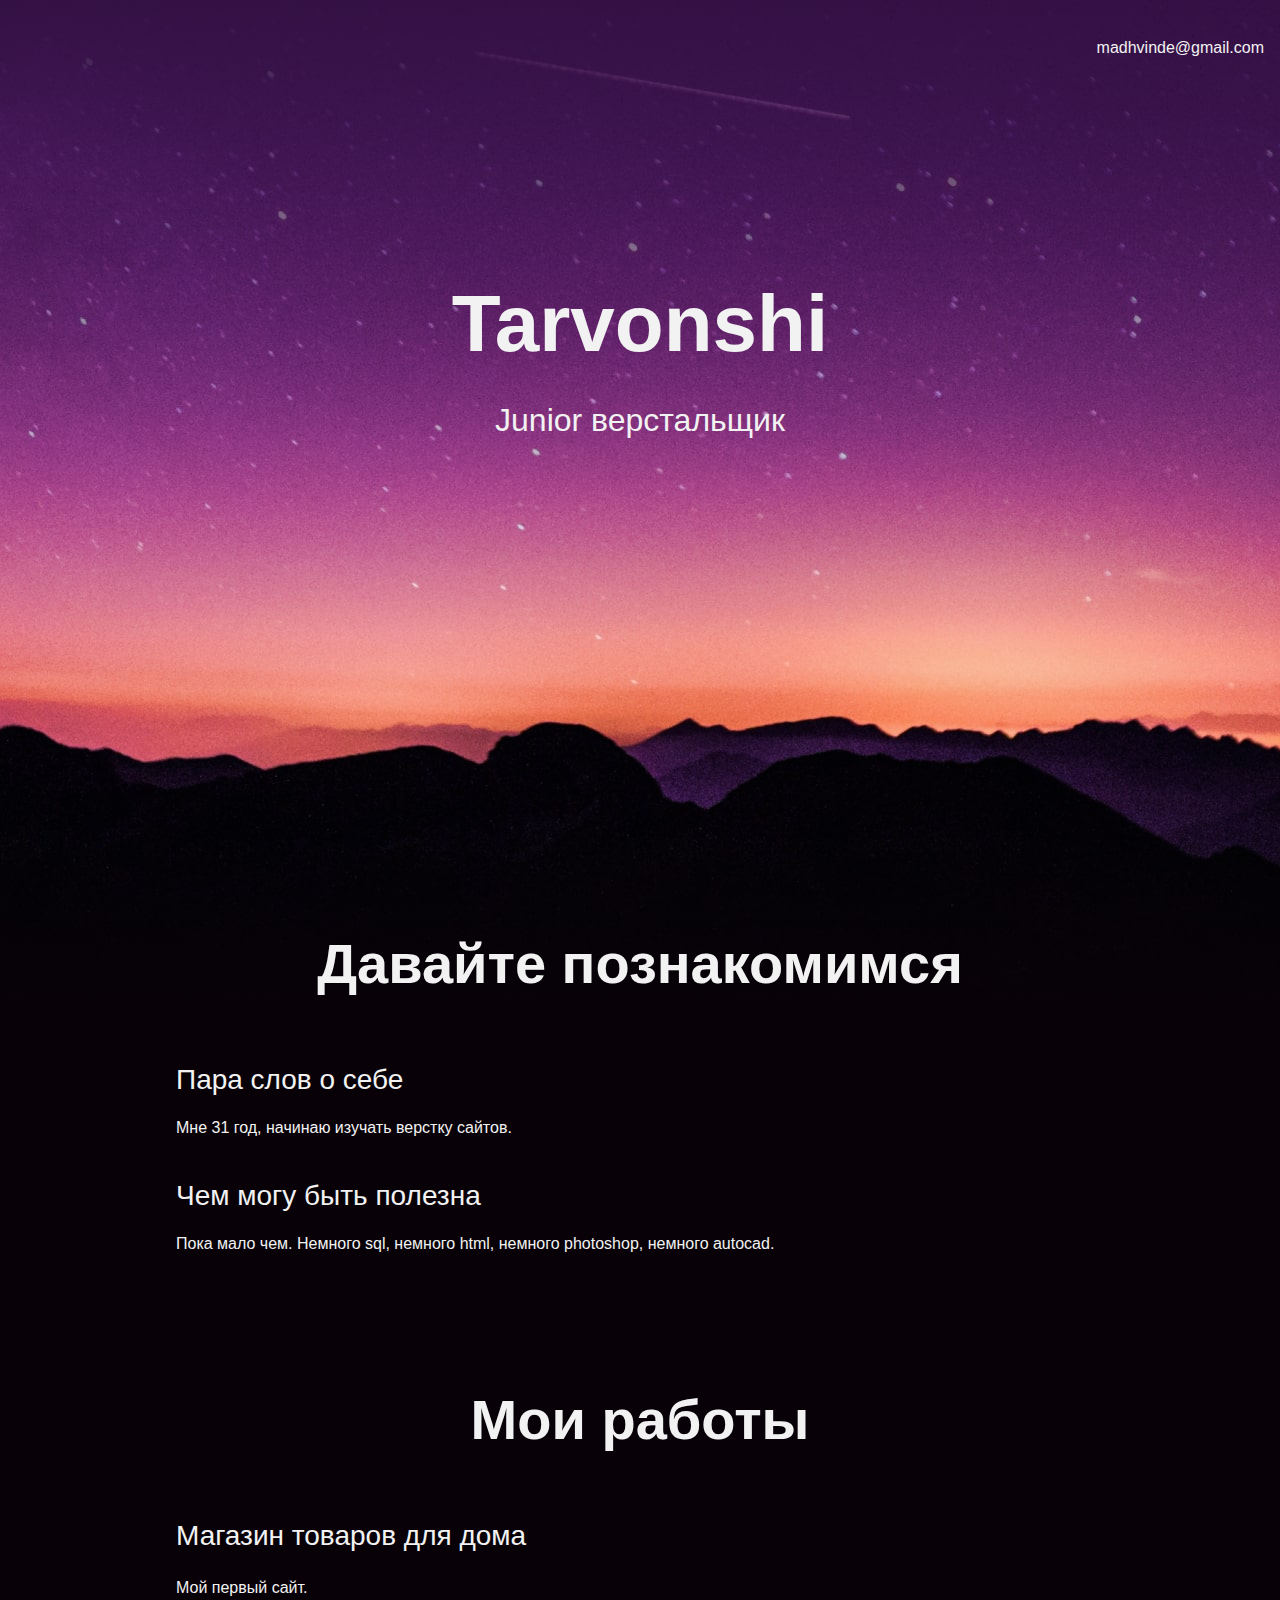
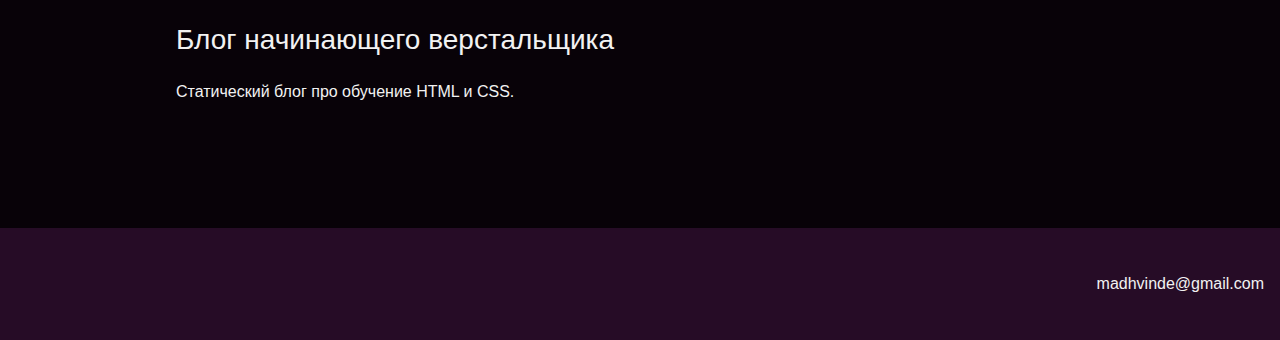
<file: index.html>
<!DOCTYPE html>
<html lang="ru">
  <head>
    <meta charset="UTF-8">
   <!-- <link href="https://fonts.googleapis.com/css?family=Montserrat:400,500,700|Old+Standard+TT&display=swap&subset=cyrillic" rel="stylesheet">  -->

   
   <link rel="preconnect" href="https://fonts.googleapis.com">
   <link rel="preconnect" href="https://fonts.gstatic.com" crossorigin>
   <link href="https://fonts.googleapis.com/css2?family=Crimson+Pro:wght@300&display=swap" rel="stylesheet">

    <link rel="stylesheet" href="style.css">
    <title>Портфолио Junior верстальщика</title>
  </head>

  <body>
    <header class="page-header">
      <div class="container">madhvinde@gmail.com</div>
    </header>

    <section class="hero-image">
      <div class="container"><h1 class="heading">Tarvonshi</h1>
      <div class="container"><p>Junior верстальщик</p></div>
    </section>

    <section class="intro">
      <div class="container"><h2 class="subheading">Давайте познакомимся</h2>
      <h3>Пара слов о себе</h3>
      <p>Мне 31 год, начинаю изучать верстку сайтов.</p>
      <h3>Чем могу быть полезна</h3>
      <p>Пока мало чем. Немного sql, немного html, немного photoshop, немного autocad.</p></div>
    </section>

    <section class="portfolio">
      <div class="container"><h2 class="subheading">Мои работы</h2>

      <h3>Магазин товаров для дома</h3>
      <p>Мой первый сайт.</p>

      <h3>Блог начинающего верстальщика</h3>
      <p>Статический блог про обучение HTML и CSS.</p></div>
    </section>

    <footer class="page-footer">
      <div class="container">madhvinde@gmail.com</div>
    </footer>
  </body>
</html>
</file>
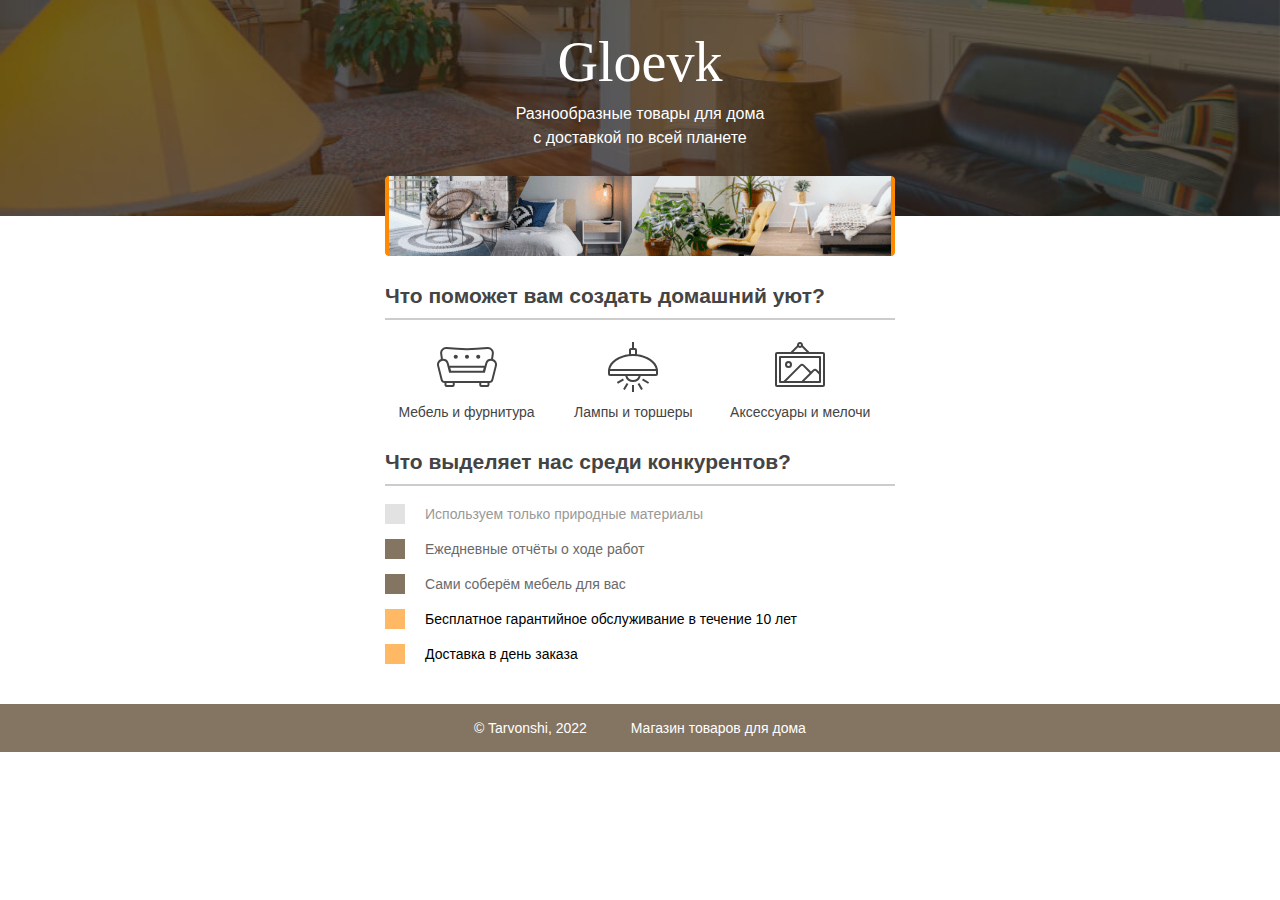
<file: source/project/index.html>
<!DOCTYPE html>
<html lang="ru">
  <head>
    <meta charset="utf-8">
    <title>Магазин товаров для дома</title>
    <link rel="stylesheet" href="style.css">
  </head>
  <body>
    <header class="site-header">
      <div class="container">
        <h1>Gloevk</h1>
        <p>Разнообразные товары для дома с доставкой по всей планете</p>
        <img src="img/gloevk-examples.png" width="510" height="80" alt="Примеры интерьеров">
      </div>
    </header>

    <section class="features">
      <h2>Что поможет вам создать домашний уют?</h2>
      <p class="feature-furniture">Мебель и фурнитура</p>
      <p class="feature-lighting">Лампы и торшеры</p>
      <p class="feature-accessories">Аксессуары и мелочи</p>
    </section>

    <section class="advantages">
      <h2>Что выделяет нас среди конкурентов?</h2>
      <ul class="advantages-list">
        <li class="advantages-item">Используем только природные материалы</li>
        <li class="advantages-item standard">Ежедневные отчёты о ходе работ</li>
        <li class="advantages-item standard">Сами соберём мебель для вас</li>
        <li class="advantages-item vip">Бесплатное гарантийное обслуживание в течение 10 лет</li>
        <li class="advantages-item vip">Доставка в день заказа</li>
      </ul>
    </section>

    <footer class="site-footer">
      <div class="container">
        <p>© Tarvonshi, 2022</p>
        <p>Магазин товаров для дома</p>
      </div>
    </footer>
  </body>
</html>
</file>
<file: style.css>
body {
  margin: 0;
  min-width: 960px;
  font-family: "Montserrat", "Helvetica", "Arial", sans-serif;
  font-size: 16px;
  line-height: 32px;
  color: #f2f2f2;
  background-color: #080208;
  background-image: url("img/hero-bg.jpg");
  background-repeat: no-repeat;
  background-position: top center;
}

.container {
  max-width: 928px;
  margin: 0 auto;
  padding: 0 16px;
}

.page-header {
  margin: 0 0 180px;
  padding: 32px 0 32px;
}

.page-header .container,
.page-footer .container {
  max-width: 1408px;
  text-align: right;
}

.page-header a {
  margin-left: 56px;
  color: #fea18d;
  text-decoration: none;
  background-repeat: no-repeat;
  background-position: left;
}

.header-email {
  padding-left: 30px;
  background-image: url("img/icon-email.svg");
}

.header-phone {
  padding-left: 25px;
  background-image: url("img/icon-phone.svg");
}

.hero-image {
  margin-bottom: 480px;
}

.hero-image .container {
  max-width: 1408px;
  text-align: center;
}

.heading {
  margin: 0 0 24px;
  font-size: 80px;
  line-height: 96px;
}

.hero-image p {
  margin: 0;
  font-size: 32px;
  line-height: 48px;
}

.intro {
  margin: 0 0 120px;
}

.subheading {
  margin: 0 0 56px;
  font-size: 56px;
  line-height: 80px;
  text-align: center;
}

.user-image {
  margin: 0 0 32px;
  text-align: center;
}

.intro h3,
.portfolio h3 {
  margin: 0 0 12px;
  font-size: 28px;
  line-height: 40px;
  font-weight: 500;
}

.intro p {
  margin: 0 0 32px;
}

.skills-list {
  margin: 0;
  padding: 0;
}

.skills-list dt {
  padding-left: 32px;
  background-repeat: no-repeat;
  background-position: left;
}

.skill-html {
  background-image: url("img/icon-html.svg");
}

.skill-css {
  background-image: url("img/icon-css.svg");
}

.skill-sql {
  background-image: url("img/icon-sql.png");
}

.skill-photoshop {
  background-image: url("img/icon-photoshop.png");
}

.level {
  margin: 4px 0 16px;
  padding: 0;
  height: 14px;
  font-size: 0;
  background-color: #080208;
  border: 1px solid #712073;
  border-radius: 8px;
}

.level div {
  margin: 1px;
  height: 12px;
  background-color: #fea18d;
  border-radius: 6px;
}

.portfolio {
  margin: 0 0 120px;
}

.projects {
  margin: 0;
  padding: 0;
  list-style: none;
}

.projects li {
  margin: 0 0 80px;
}

.project-image {
  margin: 0 0 24px;
  text-align: center;
}

.projects p {
  margin: 0 0 24px;
}

.button {
  padding: 6px 20px;
  display: inline-block;
  vertical-align: baseline;
  text-decoration: none;
  text-transform: uppercase;
  border-radius: 4px;
  background-color: #712073;
  color: #ffffff;
}

.page-footer {
  padding: 40px 0;
  background-color: #260c26;
}

.page-footer a {
  margin-left: 56px;
  color: #fea18d;
  text-decoration: none;
  background-repeat: no-repeat;
  background-position: left;
}

.footer-email {
  padding-left: 30px;
  background-image: url("img/icon-email.svg");
}

.footer-phone {
  padding-left: 25px;
  background-image: url("img/icon-phone.svg");
}
</file>
<file: source/project/style.css>
body {
  margin: 0;
  padding: 0;
  font-family: "Arial", sans-serif;
  font-size: 14px;
  line-height: 20px;
  color: #444444;
}

h1 {
  width: 255px;
  margin: 0 auto 8px;
  font-family: "Georgia", serif;
  text-align: center;
  font-weight: normal;
  font-size: 56px;
  line-height: 64px;
}

h2 {
  border-bottom: 2px solid #cccccc;
  padding-bottom: 12px;
}

.container {
  width: 510px;
  margin: 0 auto;
  padding: 0 20px;
}

.site-header {
  min-width: 550px;
  height: 186px;
  margin-bottom: 70px;
  padding-top: 30px;
  background: #847462 no-repeat center url("img/gloevk-bg.jpg");
  background-size: cover;
  color: #ffffff;
}

.site-header p {
  width: 255px;
  margin: 0 auto 26px;
  text-align: center;
  font-size: 16px;
  line-height: 24px; 
}

.site-header img {
  display: block;
  margin: 0 auto;
}

.features {
  width: 510px;
  margin: 0 auto 30px;
  padding: 0 20px;
}

.features p {
  display: inline-block;
  vertical-align: top;
  width: 30%;
  margin: 0 5px;
  background-repeat: no-repeat;
  background-position: center top;
  text-align: center;
}

.feature-furniture {
  padding-top: 65px;
  background-image: url("img/furniture.svg");
}

.feature-lighting {
  padding-top: 65px;
  background-image: url("img/lighting.svg");
}

.feature-accessories {
  padding-top: 65px;
  background-image: url("img/accessories.svg");
}

.advantages {
  width: 510px;
  margin: 0 auto 40px;
  padding: 0 20px;
}

.advantages-list {
  padding: 0;
  list-style: none;  
}

.advantages-item {
  margin-bottom: 15px;
  padding-left: 20px;
  border-left: 20px solid #e2e2e2;
  color: #999999;
}

.standard {
  border-color: #847462;
  color: #6a6a6a;
}

.vip {
  border-color: #ffb864;
  color: #000000;
}

.site-footer {
  min-width: 550px;
  background-color: #847462;
  color: #ffffff;
}

.site-footer .container {
  text-align: center;
}

.site-footer p {
  display: inline-block;
  vertical-align: middle;
  padding: 0 20px;
}
</file>
